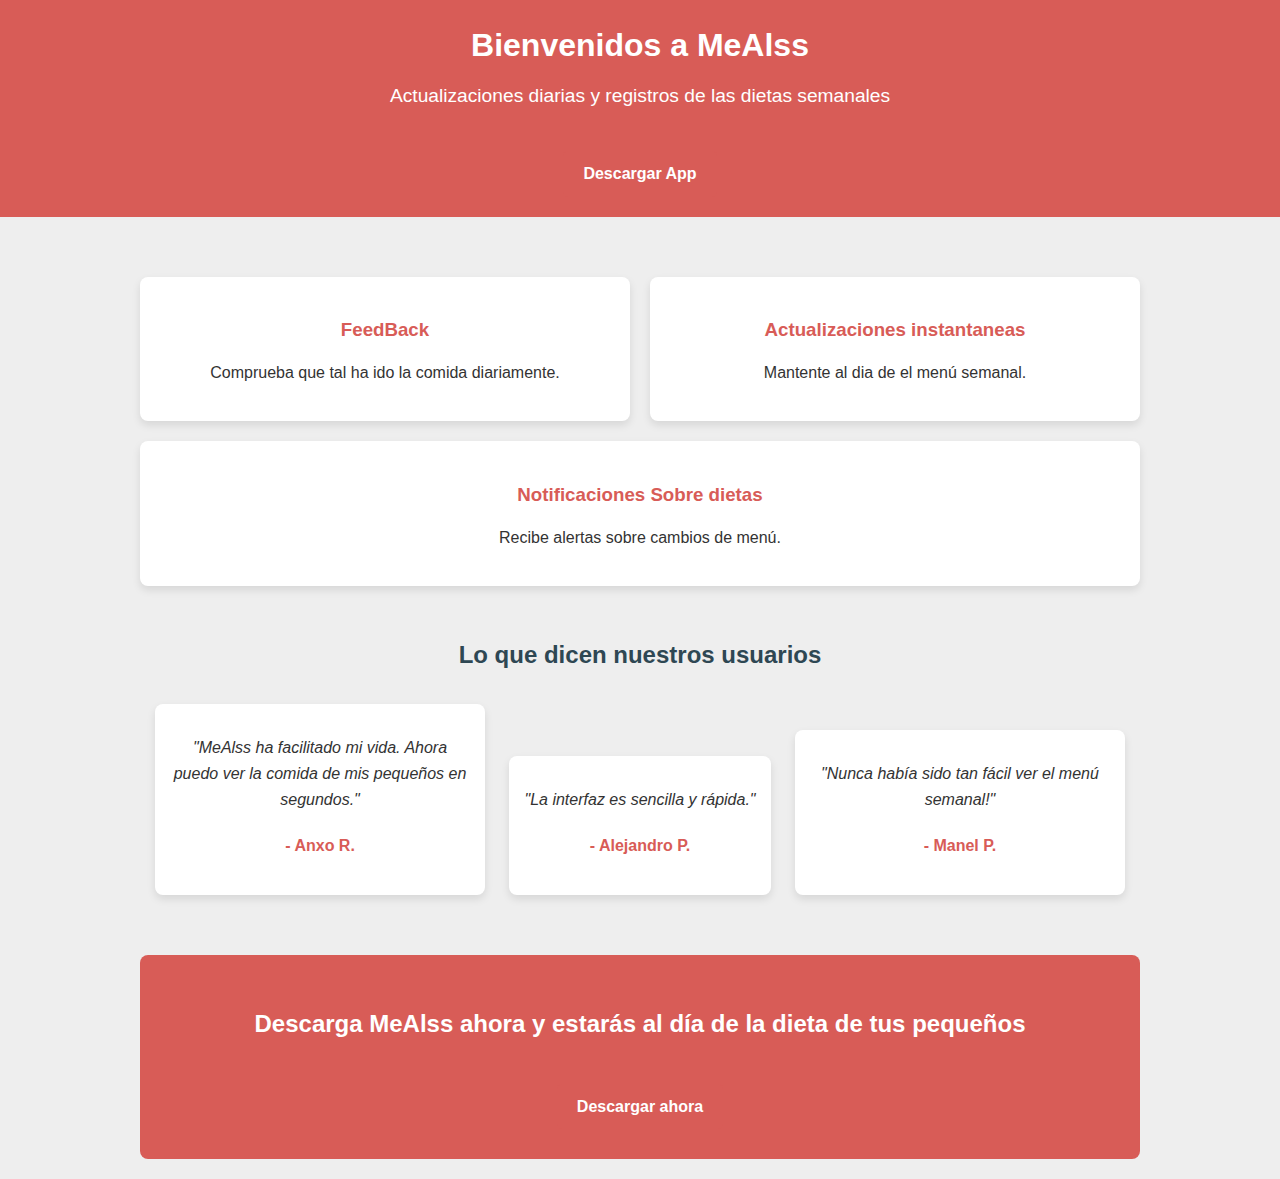
<file: Interfaces/Quincena4-Rodriguez-Mendez-Anxo/index.html>
<!DOCTYPE html>
<html lang="es">
    <head>
        <meta charset="UTF-8">
        <meta name="viewport" content="width=device-width, initial-scale=1.0">
        <title>Mi Landing Page</title>
        <link rel="stylesheet" href="style.css"> 
    </head>
<body>

    <header>
        <h1>Bienvenidos a MeAlss</h1>
        <p>Actualizaciones diarias y registros de las dietas semanales</p>
        <a href="#download" class="btn">Descargar App</a>
    </header>

    <div class="container">
        <section class="features">
            <div class="feature-item">
                <h3>FeedBack</h3>
                <p>Comprueba que tal ha ido la comida diariamente.</p>
            </div>
            <div class="feature-item">
                <h3>Actualizaciones instantaneas</h3>
                <p>Mantente al dia de el menú semanal.</p>
            </div>
            <div class="feature-item">
                <h3>Notificaciones Sobre dietas</h3>
                <p>Recibe alertas sobre cambios de menú.</p>
            </div>
        </section>

        <section class="testimonials">
            <h2>Lo que dicen nuestros usuarios</h2>
            <div class="testimonial">
                <p>"MeAlss ha facilitado mi vida. Ahora puedo ver la comida de mis pequeños en segundos."</p>
                <h4>- Anxo R.</h4>
            </div>
            <div class="testimonial">
                <p>"La interfaz es sencilla y rápida."</p>
                <h4>- Alejandro P.</h4>
            </div>
            <div class="testimonial">
                <p>"Nunca había sido tan fácil ver el menú semanal!"</p>
                <h4>- Manel P.</h4>
            </div>
        </section>

        <section class="cta" id="download">
            <h2>Descarga MeAlss ahora y estarás al día de la dieta de tus pequeños</h2>
            <a href="#" class="btn">Descargar ahora</a>
        </section>
    </div>

</body>
</html>
</file>
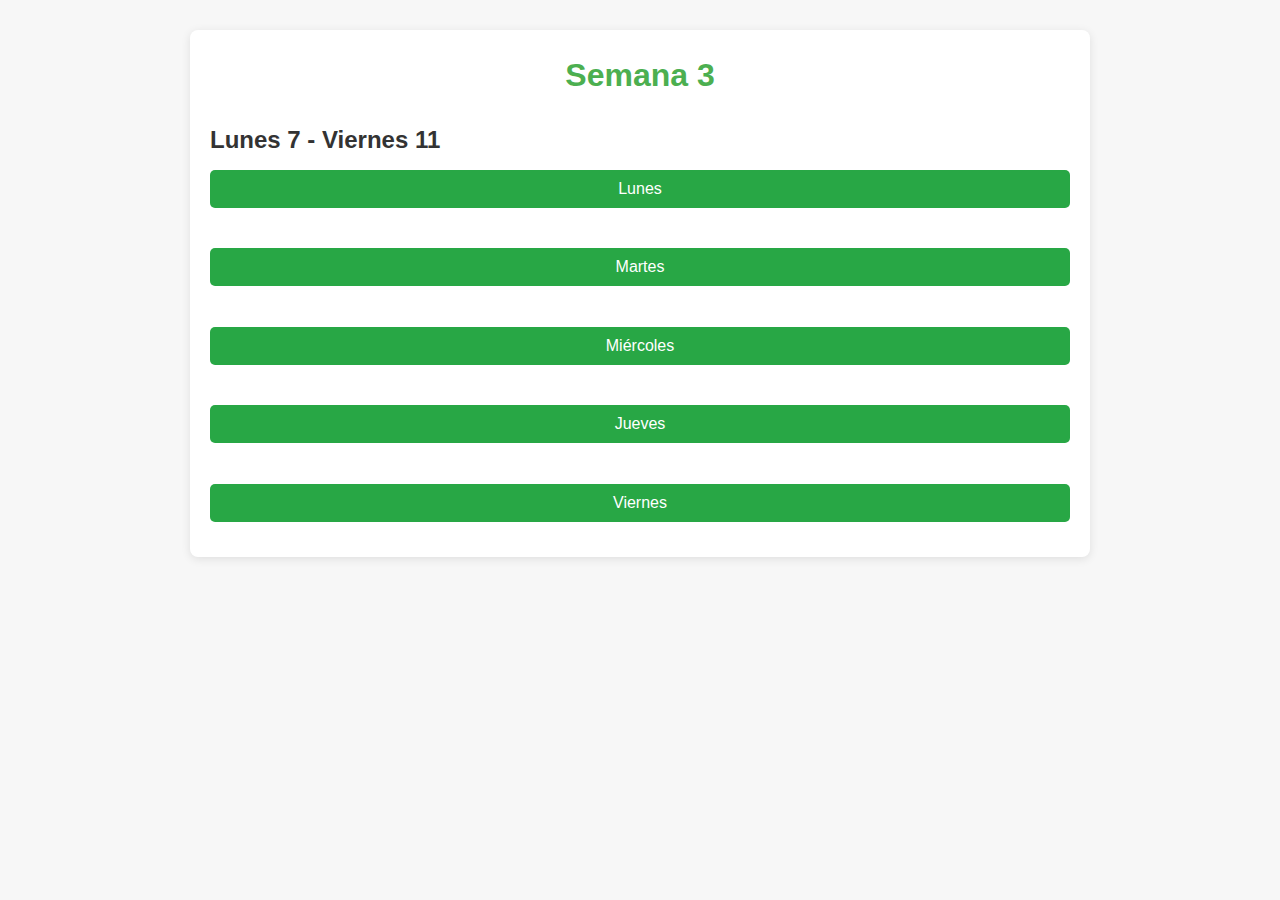
<file: Interfaces/AnxoRodriguez_Q3/Comedor/Vistas/Index.html>
<!DOCTYPE html>
<html lang="es">
<head>
    <meta charset="UTF-8">
    <meta name="viewport" content="width=device-width, initial-scale=1.0">
    <title>Semana 3</title>
    <link rel="stylesheet" href="../Estilos/styles.css">
</head>
<body>
    <div class="container">
        <h1>Semana 3</h1>
        <h2>Lunes 7 - Viernes 11</h2>

        <button>Lunes</button><br><br>
        <button>Martes</button><br><br>
        <button>Miércoles</button><br><br>
        <button>Jueves</button><br><br>
        <button>Viernes</button>
    </div>
</body>
</html>
</file>
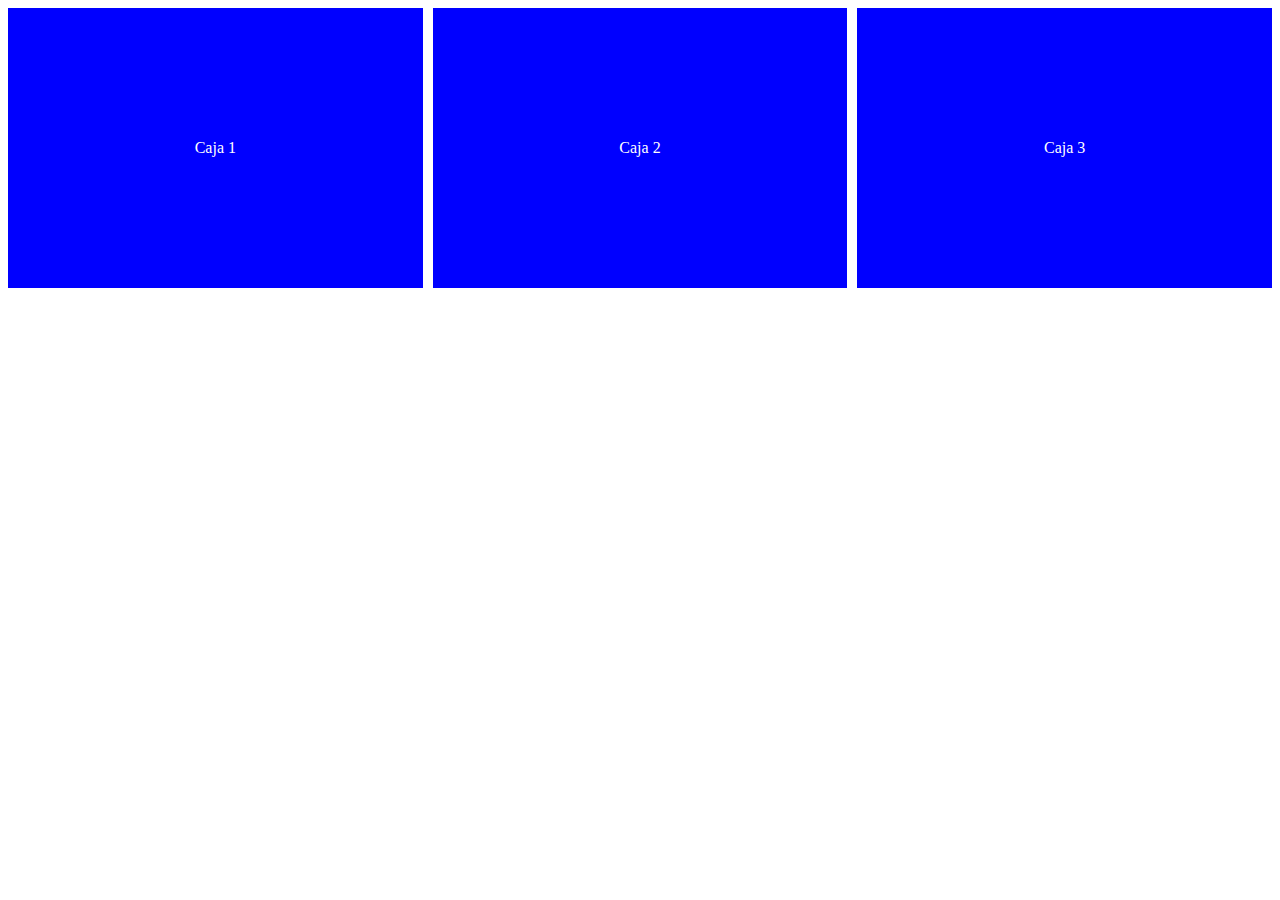
<file: Interfaces/rejillas/ejercicio1.html>
<!DOCTYPE html>
<html lang="es">
<head>
    <meta charset="UTF-8">
    <title>Ejercicio 1. Grid Layout</title>
    <link rel="stylesheet" href="CSS/estilos1.css" type="text/css" media="screen, handheld">
</head>
<body>
<div class="contenedor-grid">
    <div class="caja">Caja 1</div>
    <div class="caja">Caja 2</div>
    <div class="caja">Caja 3</div>
</div>
</body>
</html>
</file>
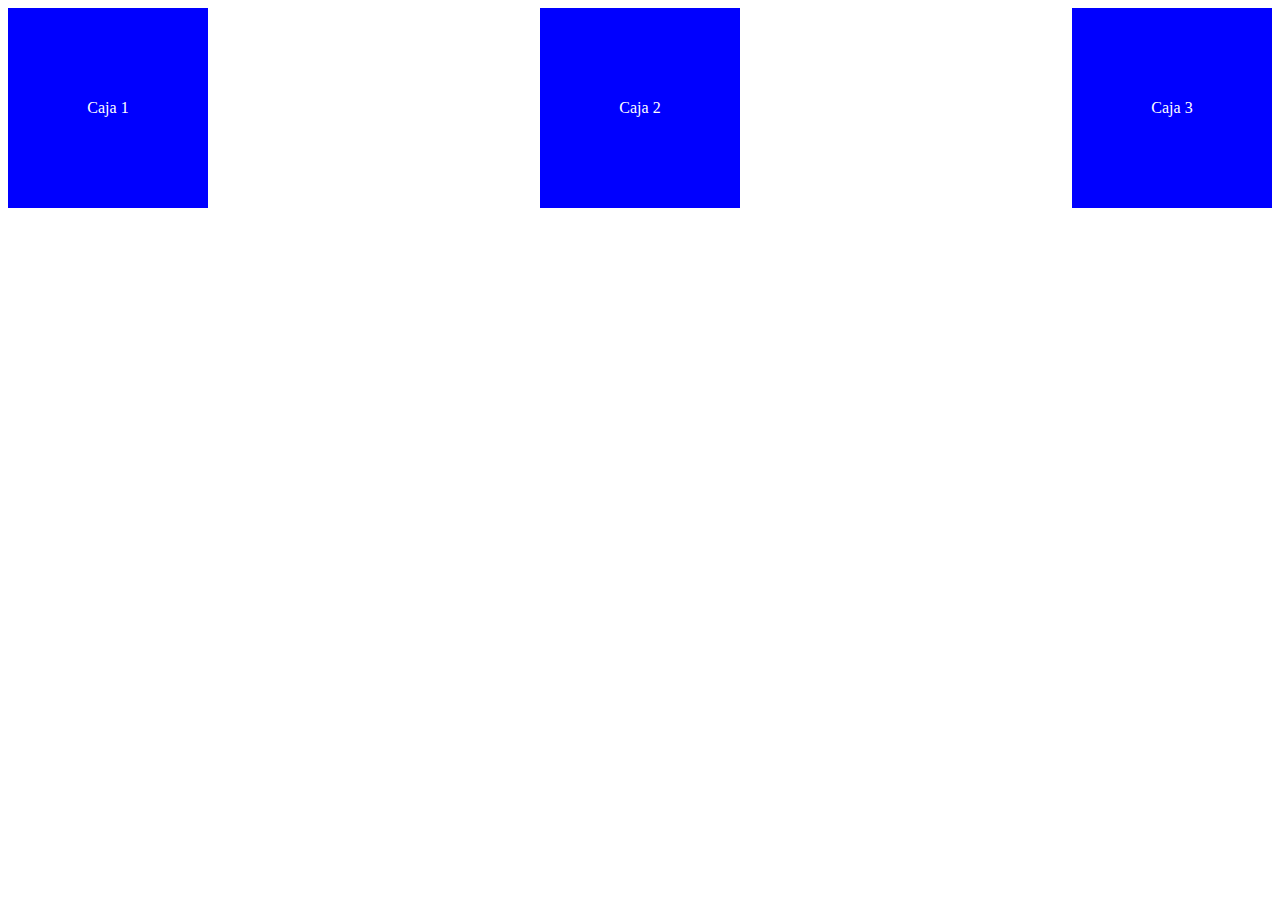
<file: Interfaces/rejillas/ejercicio2.html>
<!DOCTYPE html>
<html lang="es">
<head>
    <meta charset="UTF-8">
    <title>Ejercicio 2. Flexbox</title>
    <link rel="stylesheet" href="CSS/estilos2.css" type="text/css" media="screen, handheld">
</head>
<body>
<div class="contenedor-flex">
    <div class="caja">Caja 1</div>
    <div class="caja">Caja 2</div>
    <div class="caja">Caja 3</div>
</div>  
</body>
</html>
</file>
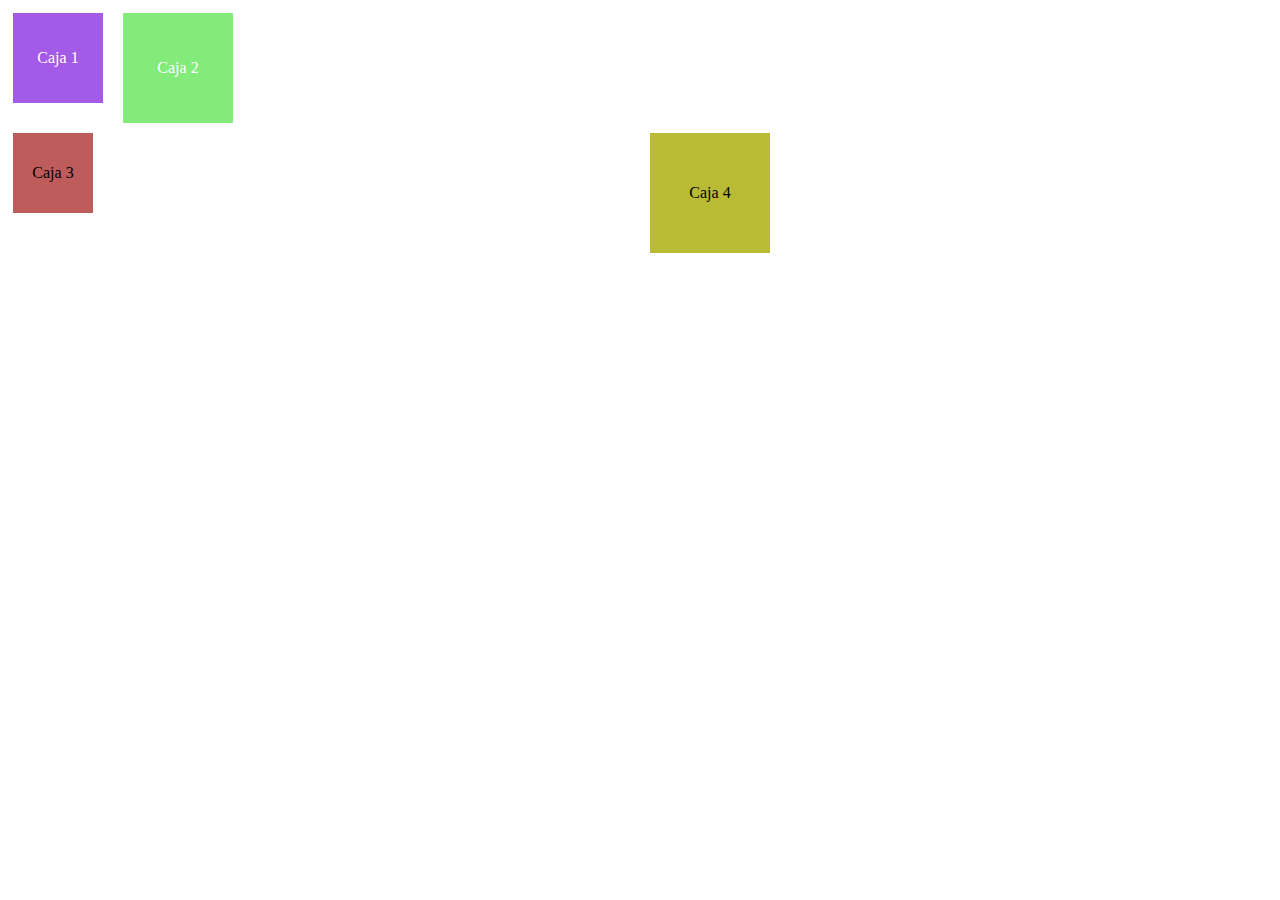
<file: Interfaces/rejillas/ejercicio3.html>
<!DOCTYPE html>
<html lang="es">
<head>
    <meta charset="UTF-8">
    <title>Ejercicio 3. Combinando Grid Layout y Flexbox</title>
    <link rel="stylesheet" href="CSS/estilos3.css" type="text/css" media="screen, handheld">
</head>
<body>
<div class="fila-flex">
    <div class="caja1">Caja 1</div>
    <div class="caja2">Caja 2</div>
</div>
<div class="grid-fila">
    <div class="caja3">Caja 3</div>
    <div class="caja4">Caja 4</div>
</div>
</body>
</html>
</file>
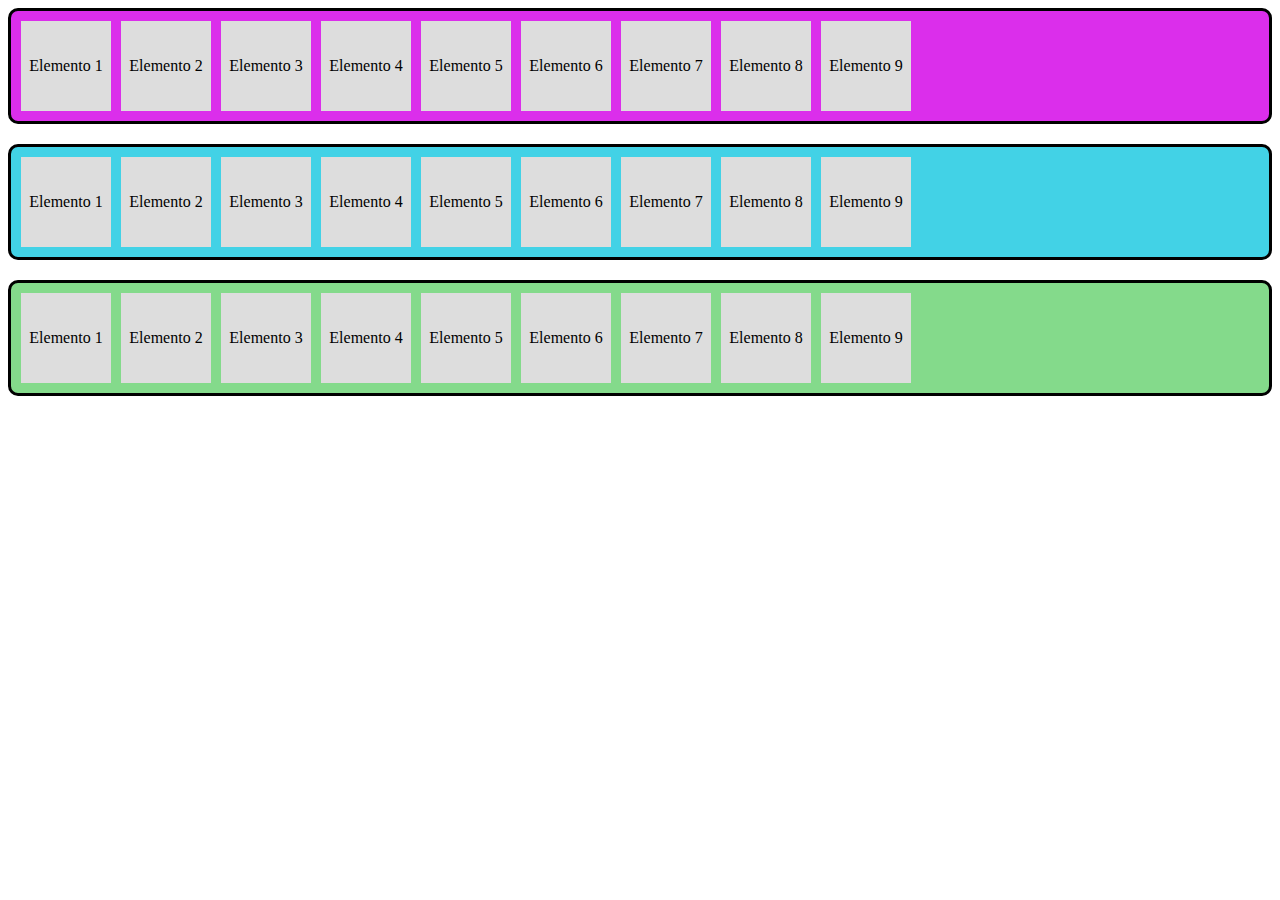
<file: Interfaces/rejillas/ejercicio5.html>
<!DOCTYPE html>
<html lang="en">
<head>
    <meta charset="UTF-8">
    <meta name="viewport" content="width=device-width, initial-scale=1.0">
    <link rel="stylesheet" href="CSS/estilos5.css" type="text/css" media="screen, handheld">
    <title>Ejercicio Flexbox</title>
</head>
<body>
    <div class="contenedor nowrap">
        <div class="elemento">Elemento 1</div>
        <div class="elemento">Elemento 2</div>
        <div class="elemento">Elemento 3</div>
        <div class="elemento">Elemento 4</div>
        <div class="elemento">Elemento 5</div>
        <div class="elemento">Elemento 6</div>
        <div class="elemento">Elemento 7</div>
        <div class="elemento">Elemento 8</div>
        <div class="elemento">Elemento 9</div>
    </div>
    
    <div class="contenedor wrap">
        <div class="elemento">Elemento 1</div>
        <div class="elemento">Elemento 2</div>
        <div class="elemento">Elemento 3</div>
        <div class="elemento">Elemento 4</div>
        <div class="elemento">Elemento 5</div>
        <div class="elemento">Elemento 6</div>
        <div class="elemento">Elemento 7</div>
        <div class="elemento">Elemento 8</div>
        <div class="elemento">Elemento 9</div>
    </div>
    
    <div class="contenedor wrap-reverse">
        <div class="elemento">Elemento 1</div>
        <div class="elemento">Elemento 2</div>
        <div class="elemento">Elemento 3</div>
        <div class="elemento">Elemento 4</div>
        <div class="elemento">Elemento 5</div>
        <div class="elemento">Elemento 6</div>
        <div class="elemento">Elemento 7</div>
        <div class="elemento">Elemento 8</div>
        <div class="elemento">Elemento 9</div>
    </div>
</body>
</html>
</file>
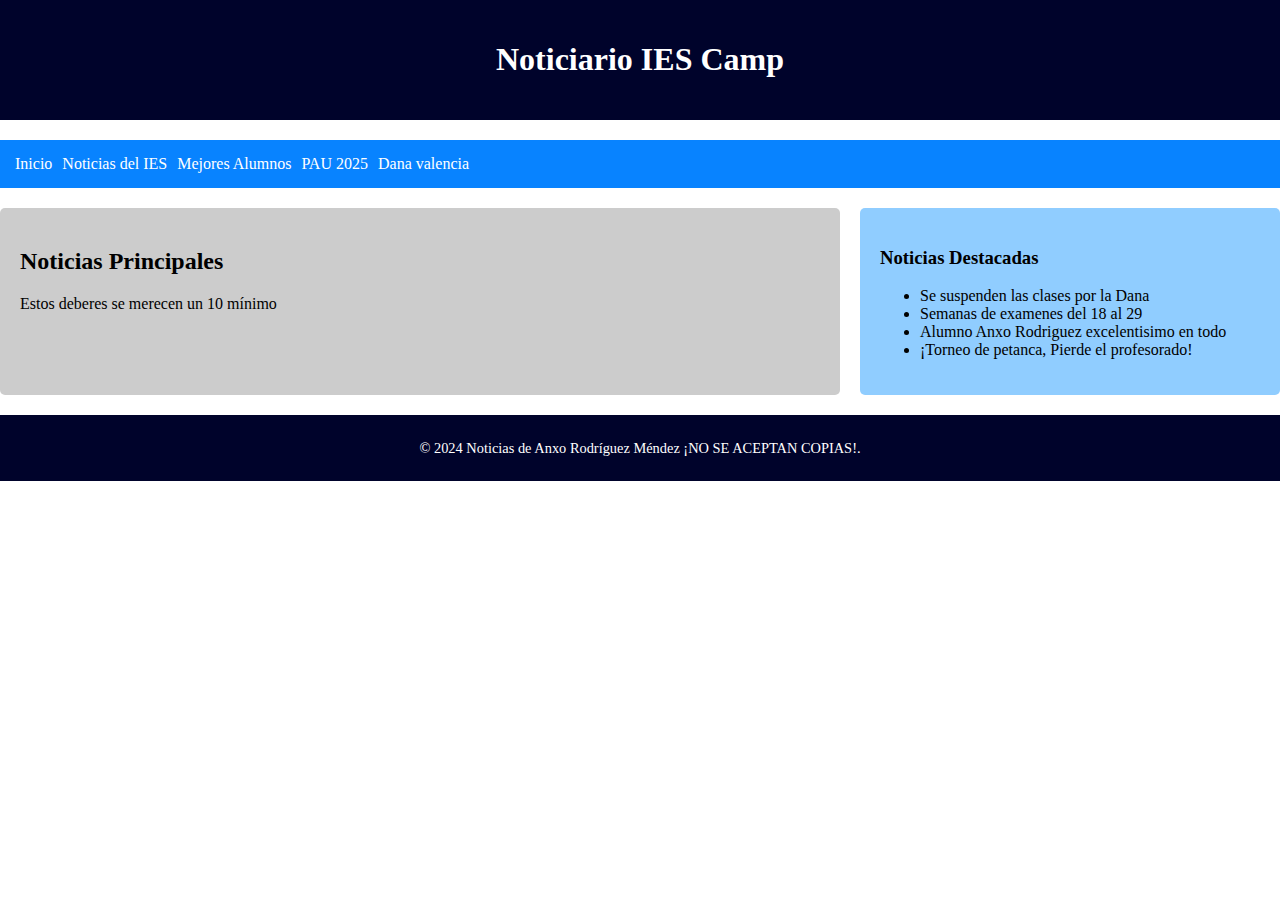
<file: Interfaces/rejillas/ejercicio6.html>
<!DOCTYPE html>
<html lang="en">
<head>
    <meta charset="UTF-8">
    <meta name="viewport" content="width=device-width, initial-scale=1.0">
    <link rel="stylesheet" href="CSS/estilos6.css" type="text/css" media="screen, handheld">
    <title>Página de Noticias</title>
</head>
<body>
    <header class="encabezado">
        <h1>Noticiario IES Camp</h1>
    </header>

    <nav class="navegacion">
        <ul>
            <li><a href="#">Inicio</a></li>
            <li><a href="#">Noticias del IES</a></li>
            <li><a href="#">Mejores Alumnos</a></li>
            <li><a href="#">PAU 2025</a></li>
            <li><a href="#">Dana valencia</a></li>
        </ul>
    </nav>

    <section class="noticias-principales">
        <h2>Noticias Principales</h2>
        <p>Estos deberes se merecen un 10 mínimo</p>
    </section>

    <aside class="noticias-destacadas">
        <h3>Noticias Destacadas</h3>
        <ul>
            <li>Se suspenden las clases por la Dana</li>
            <li>Semanas de examenes del 18 al 29 </li>
            <li>Alumno Anxo Rodriguez excelentisimo en todo</li>
            <li>¡Torneo de petanca, Pierde el profesorado!</li>
        </ul>
    </aside>

    <footer class="pie-de-pagina">
        <p>&copy; 2024 Noticias de Anxo Rodríguez Méndez ¡NO SE ACEPTAN COPIAS!.</p>
    </footer>
</body>
</html>
</file>
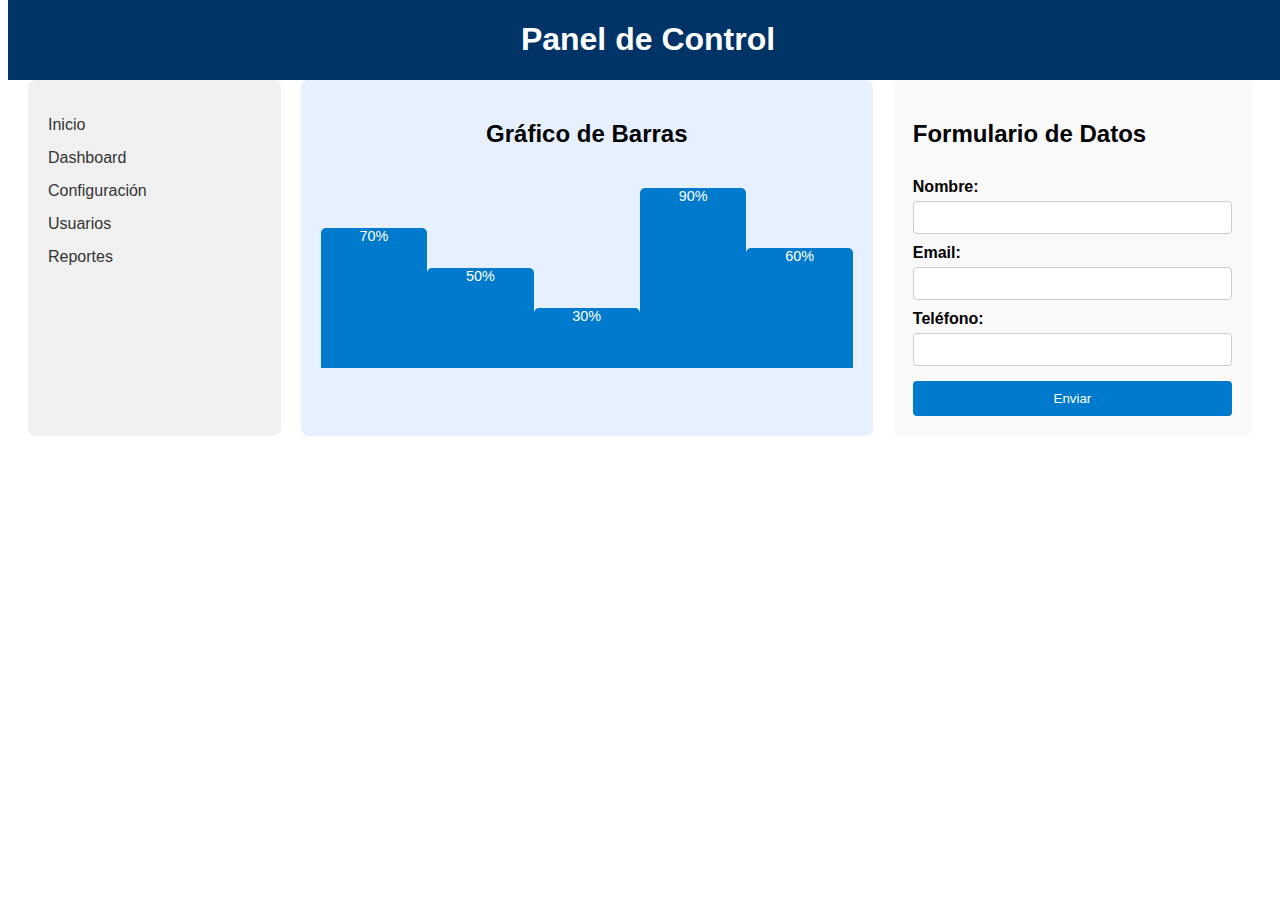
<file: Interfaces/rejillas/ejercicio7.html>
<!DOCTYPE html>
<html lang="en">
<head>
    <meta charset="UTF-8">
    <meta name="viewport" content="width=device-width, initial-scale=1.0">
    <link rel="stylesheet" href="CSS/estilos7.css" type="text/css" media="screen, handheld">
    <title>Panel de Control</title>
</head>
<body>
    <header class="encabezado">
        <h1>Panel de Control</h1>
    </header>

    <div class="contenedor-principal">
        <aside class="menu-izquierdo">
            <ul>
                <li><a href="#">Inicio</a></li>
                <li><a href="#">Dashboard</a></li>
                <li><a href="#">Configuración</a></li>
                <li><a href="#">Usuarios</a></li>
                <li><a href="#">Reportes</a></li>
            </ul>
        </aside>

        <main class="contenido-central">
            <h2>Gráfico de Barras</h2>
            <div class="grafico-barras">
                <div class="barra" style="height: 70%;">70%</div>
                <div class="barra" style="height: 50%;">50%</div>
                <div class="barra" style="height: 30%;">30%</div>
                <div class="barra" style="height: 90%;">90%</div>
                <div class="barra" style="height: 60%;">60%</div>
            </div>
        </main>

        <aside class="formulario-derecho">
            <h2>Formulario de Datos</h2>
            <form action="#">
                <label for="nombre">Nombre:</label>
                <input type="text" id="nombre" name="nombre">
                
                <label for="email">Email:</label>
                <input type="email" id="email" name="email">
                
                <label for="telefono">Teléfono:</label>
                <input type="tel" id="telefono" name="telefono">
                
                <button type="submit">Enviar</button>
            </form>
        </aside>
    </div>
</body>
</html>
</file>
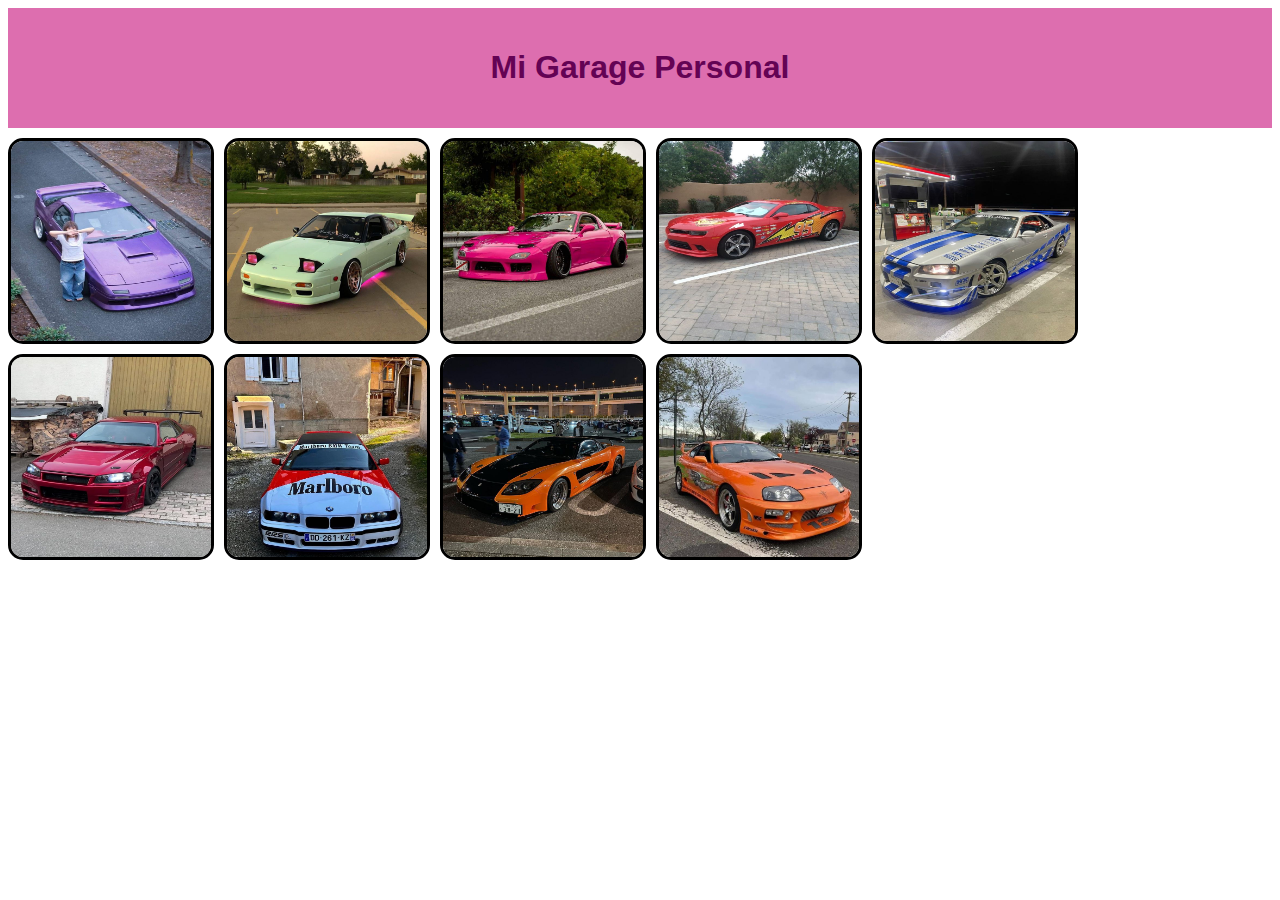
<file: Interfaces/rejillas/ejercicio8.html>
<!DOCTYPE html>
<html lang="en">
<head>
    <meta charset="UTF-8">
    <meta name="viewport" content="width=device-width, initial-scale=1.0">
    <link rel="stylesheet" href="CSS/estilos8.css" type="text/css" media="screen, handheld">
    <title>Document</title>
</head>
<body>
    <header class="encabezado">
        <h1>Mi Garage Personal</h1>
    </header>
<div class="contenedor-flex">
    <img src="IMG/coche1.jpg" alt="Imagen 1">
    <img src="IMG/coche2.jpg" alt="Imagen 2">
    <img src="IMG/coche3.jpg" alt="Imagen 3">
    <img src="IMG/coche4.jpg" alt="Imagen 3">
    <img src="IMG/coche5.png" alt="Imagen 1">
    <img src="IMG/coche6.png" alt="Imagen 2">
    <img src="IMG/coche7.png" alt="Imagen 3">
    <img src="IMG/coche8.png" alt="Imagen 3">
    <img src="IMG/coche9.png" alt="Imagen 3">
  </div>
  
</body>
</html>
</file>
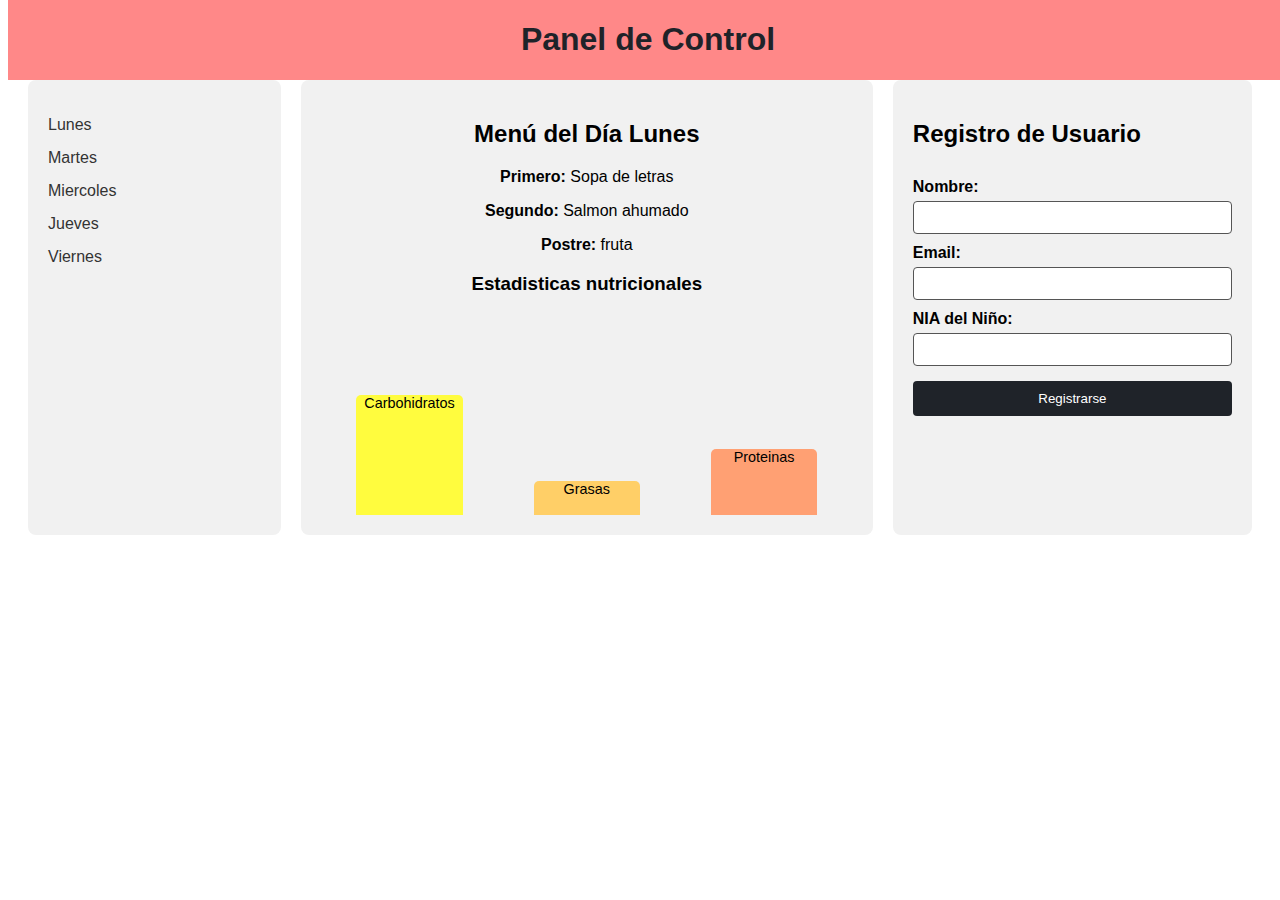
<file: Interfaces/rejillas/ejercicio9.html>
<!DOCTYPE html>
<html lang="en">
<head>
    <meta charset="UTF-8">
    <meta name="viewport" content="width=device-width, initial-scale=1.0">
    <link rel="stylesheet" href="CSS/estilos9.css" type="text/css" media="screen, handheld">
    <title>Panel de Control</title>
</head>
<body>
    <header class="encabezado">
        <h1>Panel de Control</h1>
    </header>

    <div class="contenedor-principal">
        <aside class="menu-izquierdo">
            <ul>
                <li><a href="#">Lunes</a></li>
                <li><a href="#">Martes</a></li>
                <li><a href="#">Miercoles</a></li>
                <li><a href="#">Jueves</a></li>
                <li><a href="#">Viernes</a></li>
            </ul>
        </aside>

        <main class="contenido-central">
            <h2>Menú del Día Lunes</h2>
        
            <div class="menu">
                <p><strong>Primero:</strong> Sopa de letras</p>
                <p><strong>Segundo:</strong> Salmon ahumado</p>
                <p><strong>Postre:</strong> fruta</p>
            </div>
        
            <h3>Estadisticas nutricionales</h3>
            <div class="grafico-barras">
                <div class="barra1" style="height: 60%;">Carbohidratos</div>
                <div class="barra2" style="height: 17%;">Grasas</div>
                <div class="barra3" style="height: 33%;">Proteinas</div>
            </div>
        </main>

        <aside class="formulario-derecho">
            <h2>Registro de Usuario</h2>
            <form action="#">
                <label for="nombre">Nombre:</label>
                <input type="text" id="nombre" name="nombre">
                
                <label for="email">Email:</label>
                <input type="email" id="email" name="email">
                
                <label for="telefono">NIA del Niño:</label>
                <input type="number" id="NIA" name="NIA">
                
                <button type="submit">Registrarse</button>
            </form>
        </aside>
    </div>
</body>
</html>
</file>
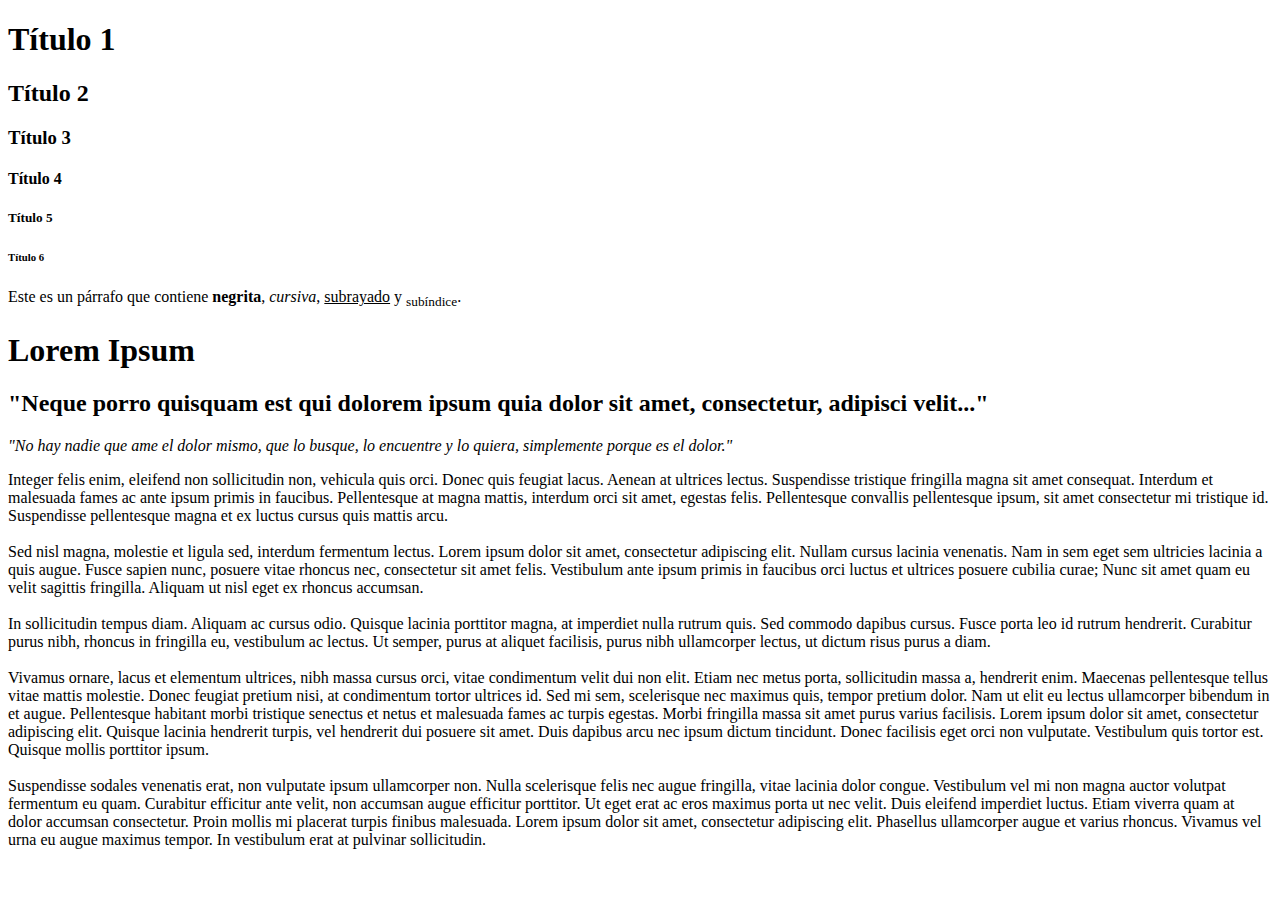
<file: Interfaces/AnxoRodriguez_Q3/Ej1/Etiquetas.html>
<!DOCTYPE html>
<html lang="es">
<head>  
<meta charset="UTF-8">   
<meta name="viewport" content="width=device-width, initial-scale=1.0">   
<title>Página Básica</title>
</head>

<body>     
<h1>Título 1</h1>      
<h2>Título 2</h2>
<h3>Título 3</h3>
<h4>Título 4</h4>
<h5>Título 5</h5>
<h6>Título 6</h6>
<p>Este es un párrafo que contiene <strong>negrita</strong>, <em>cursiva</em>, <u>subrayado</u> y <sub>subíndice</sub>.</p>          
<h1>Lorem Ipsum</h1>  
<h2>"Neque porro quisquam est qui dolorem ipsum quia dolor sit amet, consectetur, adipisci velit..."</h2>   
<p><em>"No hay nadie que ame el dolor mismo, que lo busque, lo encuentre y lo quiera, simplemente porque es el dolor."</em></p>
<p>Integer felis enim, eleifend non sollicitudin non, vehicula quis orci. Donec quis feugiat lacus. Aenean at ultrices lectus. Suspendisse tristique fringilla magna sit amet consequat. Interdum et malesuada fames ac ante ipsum primis in faucibus. Pellentesque at magna mattis, interdum orci sit amet, egestas felis. Pellentesque convallis pellentesque ipsum, sit amet consectetur mi tristique id. Suspendisse pellentesque magna et ex luctus cursus quis mattis arcu.
<br>
<br>
    Sed nisl magna, molestie et ligula sed, interdum fermentum lectus. Lorem ipsum dolor sit amet, consectetur adipiscing elit. Nullam cursus lacinia venenatis. Nam in sem eget sem ultricies lacinia a quis augue. Fusce sapien nunc, posuere vitae rhoncus nec, consectetur sit amet felis. Vestibulum ante ipsum primis in faucibus orci luctus et ultrices posuere cubilia curae; Nunc sit amet quam eu velit sagittis fringilla. Aliquam ut nisl eget ex rhoncus accumsan.
<br>
<br> 
    In sollicitudin tempus diam. Aliquam ac cursus odio. Quisque lacinia porttitor magna, at imperdiet nulla rutrum quis. Sed commodo dapibus cursus. Fusce porta leo id rutrum hendrerit. Curabitur purus nibh, rhoncus in fringilla eu, vestibulum ac lectus. Ut semper, purus at aliquet facilisis, purus nibh ullamcorper lectus, ut dictum risus purus a diam.
<br>
<br>    
    Vivamus ornare, lacus et elementum ultrices, nibh massa cursus orci, vitae condimentum velit dui non elit. Etiam nec metus porta, sollicitudin massa a, hendrerit enim. Maecenas pellentesque tellus vitae mattis molestie. Donec feugiat pretium nisi, at condimentum tortor ultrices id. Sed mi sem, scelerisque nec maximus quis, tempor pretium dolor. Nam ut elit eu lectus ullamcorper bibendum in et augue. Pellentesque habitant morbi tristique senectus et netus et malesuada fames ac turpis egestas. Morbi fringilla massa sit amet purus varius facilisis. Lorem ipsum dolor sit amet, consectetur adipiscing elit. Quisque lacinia hendrerit turpis, vel hendrerit dui posuere sit amet. Duis dapibus arcu nec ipsum dictum tincidunt. Donec facilisis eget orci non vulputate. Vestibulum quis tortor est. Quisque mollis porttitor ipsum.
<br>
<br>    
    Suspendisse sodales venenatis erat, non vulputate ipsum ullamcorper non. Nulla scelerisque felis nec augue fringilla, vitae lacinia dolor congue. Vestibulum vel mi non magna auctor volutpat fermentum eu quam. Curabitur efficitur ante velit, non accumsan augue efficitur porttitor. Ut eget erat ac eros maximus porta ut nec velit. Duis eleifend imperdiet luctus. Etiam viverra quam at dolor accumsan consectetur. Proin mollis mi placerat turpis finibus malesuada. Lorem ipsum dolor sit amet, consectetur adipiscing elit. Phasellus ullamcorper augue et varius rhoncus. Vivamus vel urna eu augue maximus tempor. In vestibulum erat at pulvinar sollicitudin.</p>
</body>
</html>
</file>
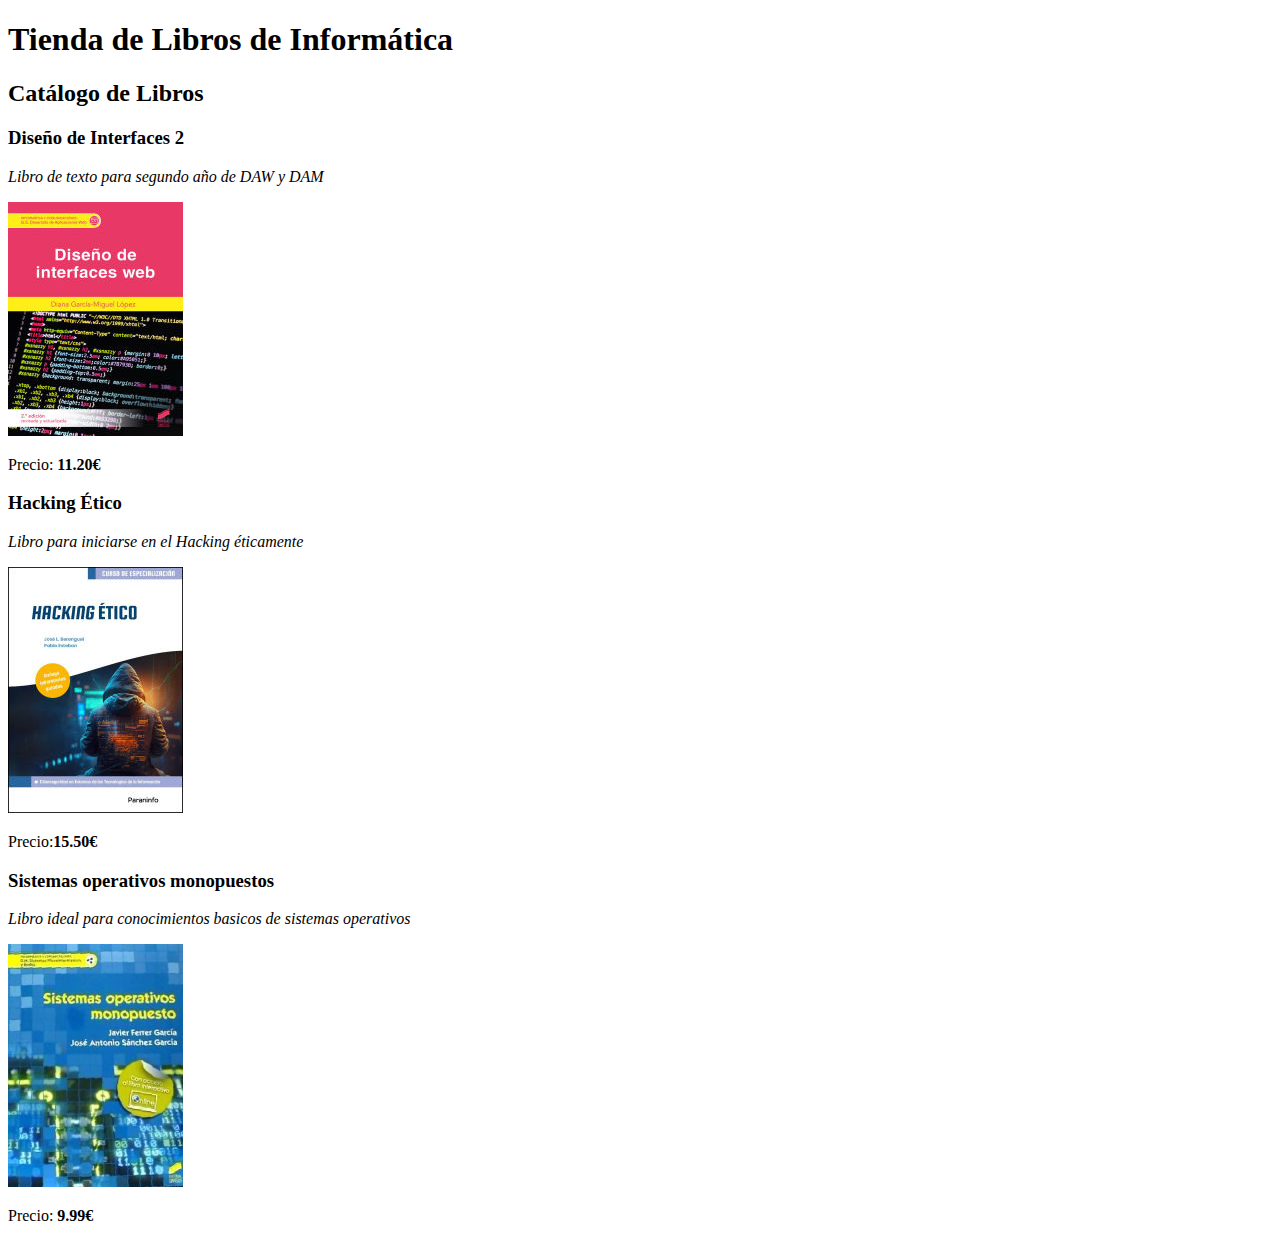
<file: Interfaces/AnxoRodriguez_Q3/Ej2/Tienda.html>
<!DOCTYPE html>
<html lang="es">
<head>
    <meta charset="UTF-8">
    <meta name="viewport" content="width=device-width, initial-scale=1.0">
    <title>Tienda de Libros</title>
</head>
<body>

    <h1>Tienda de Libros de Informática</h1>

    <h2>Catálogo de Libros</h2>

<div>
    <h3>Diseño de Interfaces 2</h3>
    <p><em>Libro de texto para segundo año de DAW y DAM</em></p>
    <img src="Diseno-de-interfaces-web-2-edicion-revisada-y-actualizada (2).jpg" alt="Imagen de libro 1">
    <p>Precio: <strong>11.20€</strong></p>

    <h3>Hacking Ético</h3>
    <p><em>Libro para iniciarse en el Hacking éticamente</em></p>
    <img src="Hacking-etico-i1n24667871 (1).jpg" alt="Imagen de libro 2">
    <p>Precio:<strong>15.50€</strong></p>

    <h3>Sistemas operativos monopuestos</h3>
    <p><em>Libro ideal para conocimientos basicos de sistemas operativos</em></p>
    <img src="Sistemas-operativos-monopuesto-i1n18610566 (1).jpg" alt="Imagen de libro 3">
    <p>Precio: <strong>9.99€</strong></p>
</div>

</body>
</html>
</file>
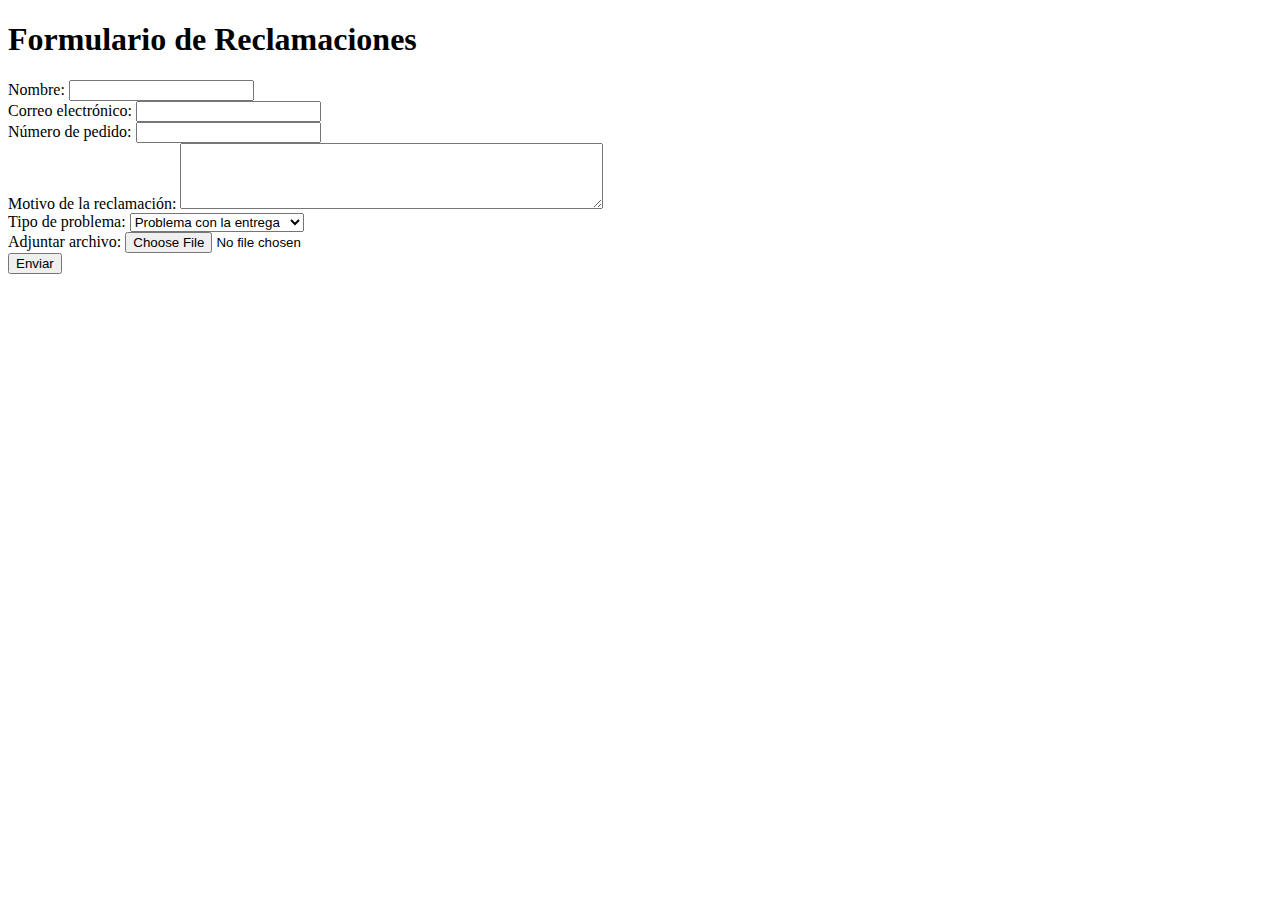
<file: Interfaces/AnxoRodriguez_Q3/Ej3/reclamaciones.html>
<!DOCTYPE html>
<html lang="es">
<head>
    <meta charset="UTF-8">
    <meta name="viewport" content="width=device-width, initial-scale=1.0">
    <title>Formulario de Reclamaciones</title>
</head>
<body>
    <h1>Formulario de Reclamaciones</h1>
    <form action="#" method="post">
        <label for="nombre">Nombre:</label>
        <input type="text" id="nombre" name="nombre" required><br>

        <label for="correo">Correo electrónico:</label>
        <input type="email" id="correo" name="correo" required><br>

        <label for="pedido">Número de pedido:</label>
        <input type="text" id="pedido" name="pedido" required><br>

        <label for="reclamo">Motivo de la reclamación:</label>
        <textarea id="reclamo" name="reclamo" rows="4" cols="50"></textarea><br>

        <label for="tipo">Tipo de problema:</label>
        <select id="tipo" name="tipo">
            <option value="entrega">Problema con la entrega</option>
            <option value="producto">Problema con el producto</option>
            <option value="pago">Problema con el pago</option>
            <option value="otro">Otro</option>
        </select><br>

        <label for="archivo">Adjuntar archivo:</label>
        <input type="file" id="archivo" name="archivo"><br>

        <input type="submit" value="Enviar">
    </form>
</body>
</html>
</file>
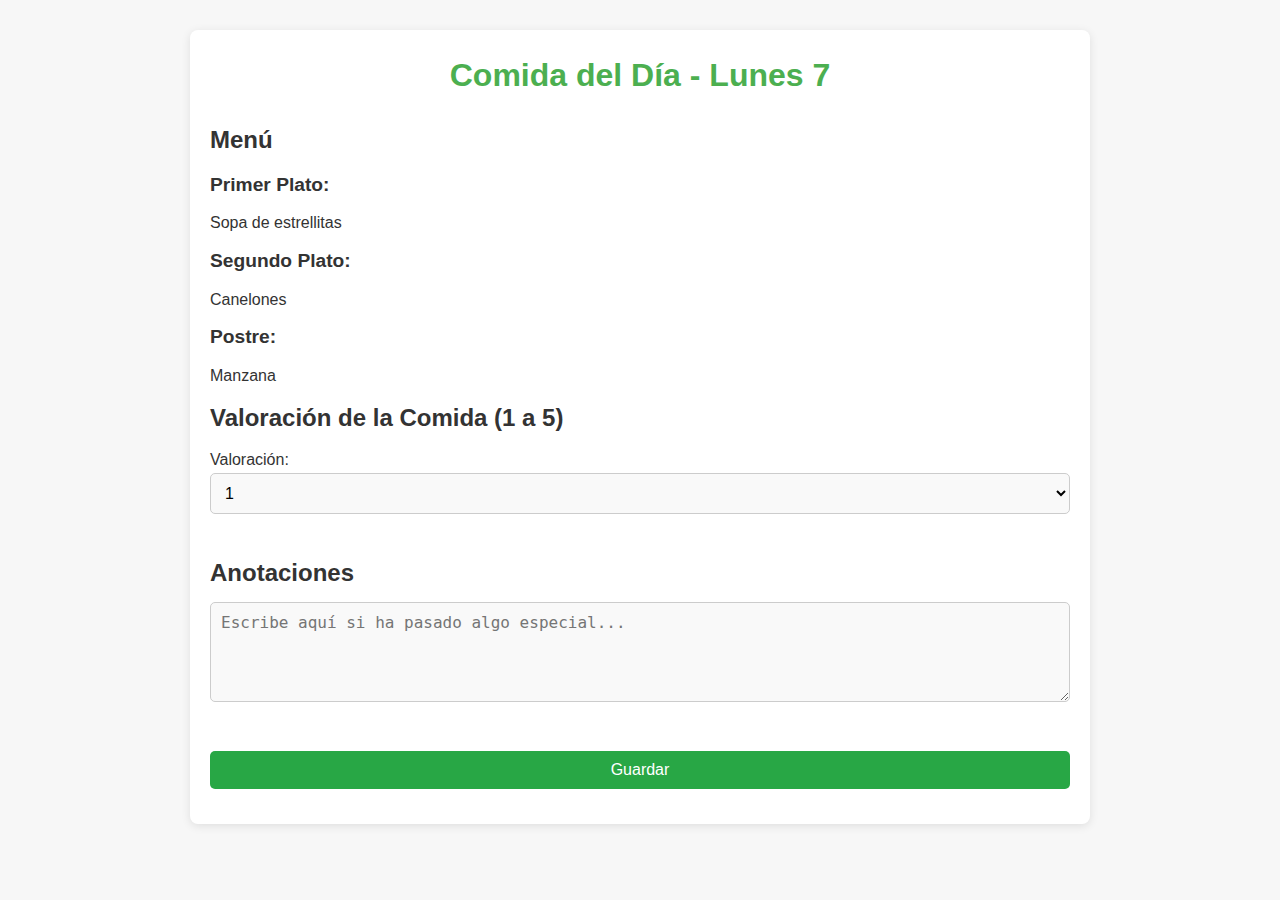
<file: Interfaces/AnxoRodriguez_Q3/Comedor/Vistas/Info.html>
<!DOCTYPE html>
<html lang="es">
<head>
    <meta charset="UTF-8">
    <meta name="viewport" content="width=device-width, initial-scale=1.0">
    <title>Comida del Día</title>
    <link rel="stylesheet" href="../Estilos/styles.css">
</head>
<body>
    <div class="container">
        <h1>Comida del Día - Lunes 7</h1>

        <h2>Menú</h2>
        <h3>Primer Plato:</h3> <p>Sopa de estrellitas</p>
        <h3>Segundo Plato:</h3> <p>Canelones</p>
        <h3>Postre:</h3> <p>Manzana</p>

        <h2>Valoración de la Comida (1 a 5)</h2>
        <label for="valoracion">Valoración:</label>
        <select id="valoracion" name="valoracion">
            <option value="1">1</option>
            <option value="2">2</option>
            <option value="3">3</option>
            <option value="4">4</option>
            <option value="5">5</option>
        </select><br><br>

        <h2>Anotaciones</h2>
        <textarea id="anotacion" name="anotacion" rows="4" cols="50" placeholder="Escribe aquí si ha pasado algo especial..."></textarea><br><br>

        <input type="submit" value="Guardar">
    </div>
</body>
</html>
</file>
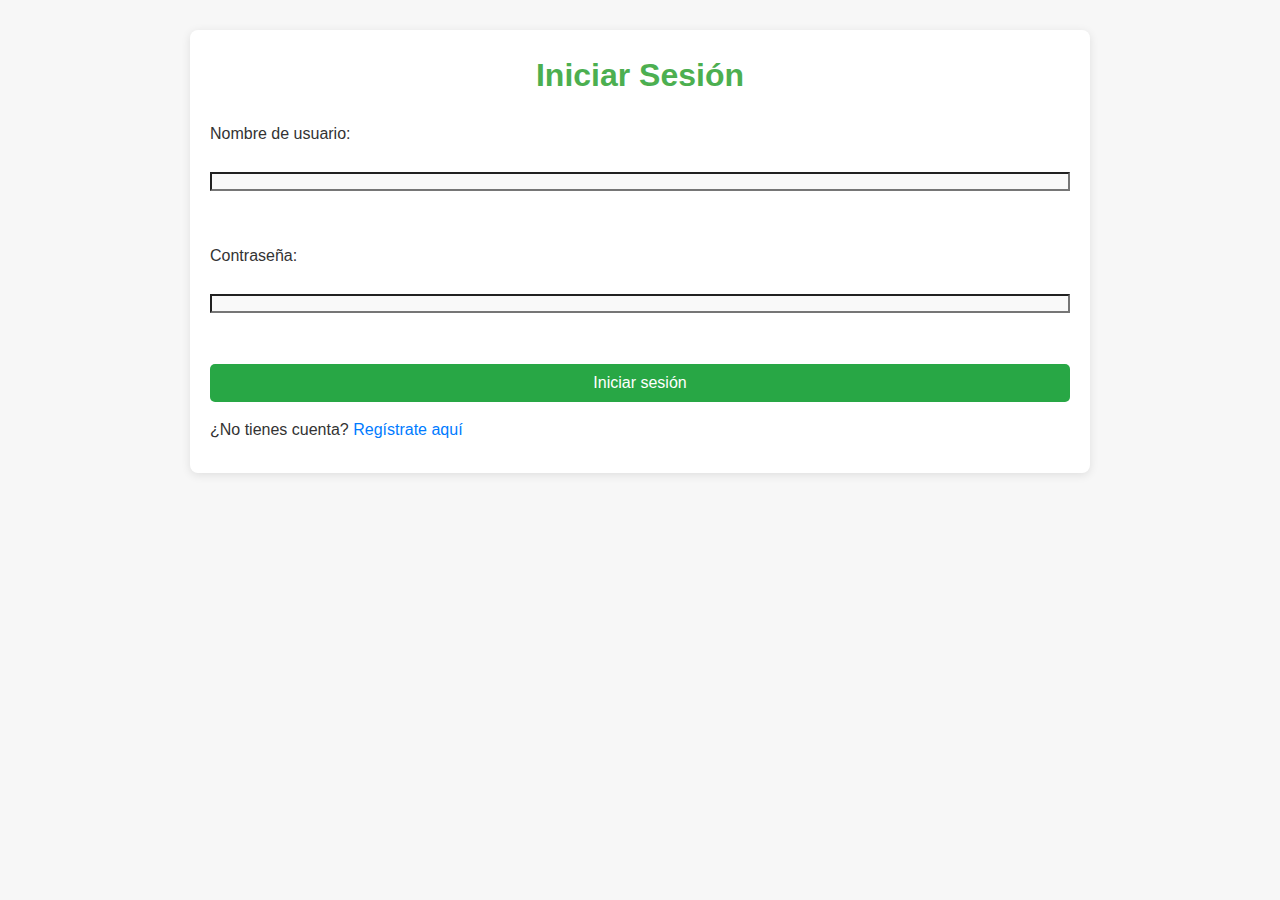
<file: Interfaces/AnxoRodriguez_Q3/Comedor/Vistas/LogIn.html>
<!DOCTYPE html>
<html lang="es">
<head>
    <meta charset="UTF-8">
    <meta name="viewport" content="width=device-width, initial-scale=1.0">
    <title>Login</title>
    <link rel="stylesheet" href="../Estilos/styles.css">
</head>
<body>
    <div class="container">
        <h1>Iniciar Sesión</h1>
        <form action="#" method="post">
            <label for="usuario">Nombre de usuario:</label><br>
            <input type="text" id="usuario" name="usuario" required><br><br>

            <label for="password">Contraseña:</label><br>
            <input type="password" id="password" name="password" required><br><br>

            <input type="submit" value="Iniciar sesión">
        </form>

        <p>¿No tienes cuenta? <a href="registro.html">Regístrate aquí</a></p>
    </div>
</body>
</html>
</file>
<file: Interfaces/Quincena4-Rodriguez-Mendez-Anxo/style.css>
body{
    background-color: #eeeeee;
    color: #333;
    font-family: Arial, sans-serif;
    line-height: 1.6;
    margin: 0;
    padding: 0;
}


header {
    background-color: #d85c57;
    color: #ffffff; 
    padding: 20px;
    text-align: center;
}

header h1 {
    margin: 0;
}

header p {
    font-size: 1.2rem;
    margin-top: 10px;
}

.container {
    max-width: 1000px;
    margin: 0 auto;
    padding: 20px;
}

.btn {
    display: inline-block;
    padding: 10px 20px;
    color: #ffffff; 
    background-color: #d85c57;
    text-align: center;
    text-decoration: none;
    border-radius: 5px;
    font-weight: bold;
    transition: background-color 0.3s ease; 
    margin-top: 20px;
}

.btn:hover {
    background-color: #c2514d;
}

.features {
    display: flex;
    justify-content: space-around;
    gap: 20px;
    margin-top: 40px;
    flex-wrap: wrap;
}

.feature-item {
    background-color: #ffffff;
    padding: 20px;
    border-radius: 8px;
    text-align: center;
    flex: 1 1 30%;
    box-shadow: 0px 4px 8px rgba(0, 0, 0, 0.1); 
    transition: box-shadow 0.3s ease; 
}

.feature-item:hover {
    box-shadow: 0px 8px 16px rgba(0, 0, 0, 0.2); 
}

.feature-item h3 {
    color: #d85c57;
    margin-bottom: 10px;
}

.feature-item p {
    font-size: 1rem;
    line-height: 1.5;
}

.testimonials {
    margin-top: 50px;
    text-align: center;
}

.testimonials h2 {
    color: #2e4753;
    margin-bottom: 20px;
}

.testimonial {
    background-color: #ffffff;
    padding: 15px;
    border-radius: 8px;
    margin: 10px;
    box-shadow: 0px 4px 8px rgba(0, 0, 0, 0.1);
    display: inline-block;
    max-width: 300px;
    transition: box-shadow 0.3s ease; 
}

.testimonial:hover {
    box-shadow: 0px 8px 16px rgba(0, 0, 0, 0.2); 
}

.testimonial p {
    font-style: italic;
    margin-bottom: 10px;
}

.testimonial h4 {
    color: #d85c57;
    font-weight: bold;
}

.cta {
    background-color: #d85c57;
    color: #ffffff;
    padding: 30px;
    text-align: center;
    margin-top: 50px;
    border-radius: 8px;
}

.cta h2 {
    margin-bottom: 20px;
}
</file>
<file: Interfaces/AnxoRodriguez_Q3/Comedor/Estilos/styles.css>
* {
    margin: 0;
    padding: 0;
    box-sizing: border-box;
}

body {
    font-family: Arial, sans-serif;
    background-color: #f7f7f7;
    color: #333;
    line-height: 1.6;
    display: flex;
    justify-content: center;
    align-items: flex-start;
    min-height: 100vh;
}

.container {
    width: 80%;
    max-width: 900px;
    padding: 20px;
    background-color: #fff;
    box-shadow: 0 2px 10px rgba(0, 0, 0, 0.1);
    margin-top: 30px;
    border-radius: 8px;
}

h1 {
    text-align: center;
    margin-bottom: 20px;
    color: #4CAF50;
}

h2, h3 {
    margin-bottom: 10px;
    color: #333;
}

h2 {
    font-size: 1.5rem;
}

h3 {
    font-size: 1.2rem;
}

p {
    margin-bottom: 10px;
    font-size: 1rem;
}

button, input[type="submit"], select, textarea {
    width: 100%;
    padding: 10px;
    margin-bottom: 15px;
    border: 1px solid #ccc;
    border-radius: 5px;
    font-size: 1rem;
}

button, input[type="submit"] {
    background-color: #28a745;
    color: white;
    border: none;
    cursor: pointer;
}

button:hover, input[type="submit"]:hover {
    background-color: #218838;
}

select, input[type="text"], input[type="password"], textarea {
    background-color: #f9f9f9;
}

textarea {
    resize: vertical;
    height: 100px;
}

form {
    width: 100%;
    display: flex;
    flex-direction: column;
}

a {
    color: #007BFF;
    text-decoration: none;
}

a:hover {
    text-decoration: underline;
}

img {
    display: block;
    margin: 20px auto;
    border-radius: 50%;
}

input[type="text"], input[type="password"], form textarea {
    width: 100%;
}

footer {
    text-align: center;
    margin-top: 20px;
    font-size: 0.9rem;
    color: #555;
}

@media (max-width: 768px) {
    .container {
        width: 90%;
        padding: 10px;
    }

    h1 {
        font-size: 1.5rem;
    }

    button, input[type="submit"], select, textarea {
        font-size: 0.9rem;
    }

    h2 {
        font-size: 1.2rem;
    }
}
</file>
<file: Interfaces/rejillas/CSS/estilos1.css>
.contenedor-grid {
    display: grid;
    grid-template-columns: repeat(3, 1fr);
    gap: 10px;
  }
  
  .caja {
    background-color: blue;
    color: white;
    display: flex;
    align-items: center;
    justify-content: center;
    height: 280px;
  }
</file>
<file: Interfaces/rejillas/CSS/estilos2.css>
.contenedor-flex {
    display: flex;
    justify-content: space-between;
  }
  
  .caja {
    background-color: blue;
    color: white;
    width: 200px;
    height: 200px;
    display: flex;
    align-items: center;
    justify-content: center;
  }
</file>
<file: Interfaces/rejillas/CSS/estilos3.css>
.fila-flex {
    display: flex;
    gap: 10px;
  }
  
  .grid-fila {
    display: grid;
    grid-template-columns: repeat(2, 1fr);
    gap: 10px;
  }
  
  .caja1 {
    margin: 5px;
    background-color: rgb(163, 90, 231);
    color: white;
    height: 90px;
    width: 90px;
    display: flex;
    align-items: center;
    justify-content: center;
  }

  .caja2 {
    margin: 5px;
    background-color: rgb(130, 235, 121);
    color: white;
    height: 110px;
    width: 110px;
    display: flex;
    align-items: center;
    justify-content: center;
  }

  .caja3 {
    margin: 5px;
    background-color: rgb(190, 91, 91);
    color: black;
    height: 80px;
    width: 80px;
    display: flex;
    align-items: center;
    justify-content: center;
  }

  .caja4 {
    margin: 5px;
    background-color: rgb(185, 187, 53);
    color: black;
    height: 120px;
    width: 120px;
    display: flex;
    align-items: center;
    justify-content: center;
  }
</file>
<file: Interfaces/rejillas/CSS/estilos5.css>
.contenedor {
    display: flex;
    gap: 10px;
    margin-bottom: 20px;
    padding: 10px; 
    border: 3px solid black; 
    border-radius: 10px;
}
  
  .nowrap {
    flex-wrap: nowrap;
    background-color: #db2eeb; 
  }
.wrap {
    flex-wrap: wrap;
    background-color: #42d2e6;
}

.wrap-reverse {
    flex-wrap: wrap-reverse;
    background-color: #84da8b;
}
  .elemento {
    background-color: rgb(221, 221, 221);
    width: 90px;
    height: 90px;
    display: flex;
    align-items: center;
    justify-content: center;
  }
</file>
<file: Interfaces/rejillas/CSS/estilos6.css>
body {
    display: grid;
    grid-template-areas:
        "encabezado encabezado"
        "navegacion navegacion"
        "noticias-principales noticias-destacadas"
        "pie-de-pagina pie-de-pagina";
    grid-template-columns: 2fr 1fr; 
    grid-gap: 20px; 
    margin: 0;
    padding: 0;
}

.encabezado {
    grid-area: encabezado;
    background-color: #00032b;
    color: white;
    text-align: center;
    padding: 20px;
}

.navegacion {
    grid-area: navegacion;
    background-color: #0883ff;
    color: white;
    padding: 15px;
}

.navegacion ul {
    list-style-type: none;
    margin: 0;
    padding: 0;
    display: flex;
    gap: 10px;
}

.navegacion a {
    color: white;
    text-decoration: none;
}

.navegacion a:hover {
    text-decoration: underline;
}

.noticias-principales {
    grid-area: noticias-principales;
    background-color: #cccccc;
    padding: 20px;
    border-radius: 5px;
}

.noticias-destacadas {
    grid-area: noticias-destacadas;
    background-color: #90cdff;
    padding: 20px;
    border-radius: 5px;
}

.pie-de-pagina {
    grid-area: pie-de-pagina;
    background-color: #00032b;
    color: white;
    text-align: center;
    padding: 10px;
    font-size: 0.9em;
}
</file>
<file: Interfaces/rejillas/CSS/estilos7.css>
.encabezado {
  background-color: #003366;
  color: white;
  text-align: center;
  position: fixed;
  width: 100%;
  top: 0;
}

body {
  margin-top: 60px; 
  font-family: Arial, sans-serif;
}

.contenedor-principal {
  display: flex;
  gap: 20px;
  padding: 20px;
}

.menu-izquierdo {
  background-color: #f0f0f0;
  padding: 20px;
  width: 20%;
  border-radius: 8px;
}

.menu-izquierdo ul {
  list-style: none;
  padding: 0;
}

.menu-izquierdo li {
  margin-bottom: 15px;
}

.menu-izquierdo a {
  text-decoration: none;
  color: #333;
}

.menu-izquierdo a:hover {
  text-decoration: underline;
}

.contenido-central {
  background-color: #e6f0ff;
  padding: 20px;
  width: 50%;
  border-radius: 8px;
  text-align: center;
}

.grafico-barras {
  display: flex;
  justify-content: space-around;
  align-items: flex-end;
  height: 200px;
  margin-top: 20px;
}

.barra {
  background-color: #007acc;
  color: white;
  width: 20%;
  text-align: center;
  font-size: 0.9em;
  border-radius: 5px 5px 0 0;
}

.formulario-derecho {
  background-color: #f9f9f9;
  padding: 20px;
  width: 30%;
  border-radius: 8px;
}

.formulario-derecho form {
  display: flex;
  flex-direction: column;
}

.formulario-derecho label {
  margin-top: 10px;
  font-weight: bold;
}

.formulario-derecho input {
  padding: 8px;
  margin-top: 5px;
  border: 1px solid #ccc;
  border-radius: 4px;
}

.formulario-derecho button {
  margin-top: 15px;
  padding: 10px;
  background-color: #007acc;
  color: white;
  border: none;
  border-radius: 4px;
  cursor: pointer;
}

.formulario-derecho button:hover {
  background-color: #005fa3;
}
</file>
<file: Interfaces/rejillas/CSS/estilos8.css>
.contenedor-flex {
  display: flex;
  flex-wrap: wrap;
  gap: 10px;
}

.contenedor-flex img {
  border: 3px solid rgb(0, 0, 0); 
  border-radius: 15px;
  width: 200px;
  height: 200px;
}

.encabezado {
  grid-area: encabezado;
  background-color: #dd6eaf;
  color: rgb(100, 3, 84);
  text-align: center;
  padding: 20px;
  font-family: 'Gill Sans', 'Gill Sans MT', Calibri, 'Trebuchet MS', sans-serif;
  margin-bottom: 10px;
}
</file>
<file: Interfaces/rejillas/CSS/estilos9.css>
.encabezado {
    background-color: #ff8888;
    color: #1f2329;
    text-align: center;
    position: fixed;
    width: 100%;
    top: 0;
  }
  
  body {
    margin-top: 60px; 
    font-family: Arial, sans-serif;
  }
  
  .contenedor-principal {
    display: flex;
    gap: 20px;
    padding: 20px;
  }
  
  .menu-izquierdo {
    background-color: #f1f1f1;
    padding: 20px;
    width: 20%;
    border-radius: 8px;
  }
  
  .menu-izquierdo ul {
    list-style: none;
    padding: 0;
  }
  
  .menu-izquierdo li {
    margin-bottom: 15px;
  }
  
  .menu-izquierdo a {
    text-decoration: none;
    color: #333;
  }
  
  .menu-izquierdo a:hover {
    text-decoration: underline;
  }
  
  .contenido-central {
    background-color: #f1f1f1;
    padding: 20px;
    width: 50%;
    border-radius: 8px;
    text-align: center;
  }
  
  .grafico-barras {
    display: flex;
    justify-content: space-around;
    align-items: flex-end;
    height: 200px;
    margin-top: 20px;
  }
  
  .barra1 {
    background-color: #fffc3e;
    color: black;
    width: 20%;
    text-align: center;
    font-size: 0.9em;
    border-radius: 5px 5px 0 0;
  }
  .barra2 {
    background-color: #ffcf67;
    color: black;
    width: 20%;
    text-align: center;
    font-size: 0.9em;
    border-radius: 5px 5px 0 0;
  }
  .barra3 {
    background-color: #ffa073;
    color: black;
    width: 20%;
    text-align: center;
    font-size: 0.9em;
    border-radius: 5px 5px 0 0;
  }
  
  .formulario-derecho {
    background-color: #f1f1f1;
    padding: 20px;
    width: 30%;
    border-radius: 8px;
  }
  
  .formulario-derecho form {
    display: flex;
    flex-direction: column;
  }
  
  .formulario-derecho label {
    margin-top: 10px;
    font-weight: bold;
  }
  
  .formulario-derecho input {
    padding: 8px;
    margin-top: 5px;
    border: 1px solid #555555;
    border-radius: 4px;
  }
  
  .formulario-derecho button {
    margin-top: 15px;
    padding: 10px;
    background-color: #1f2329;
    color: white;
    border: none;
    border-radius: 4px;
    cursor: pointer;
  }
  
  .formulario-derecho button:hover {
    background-color: #111316;
  }
</file>
